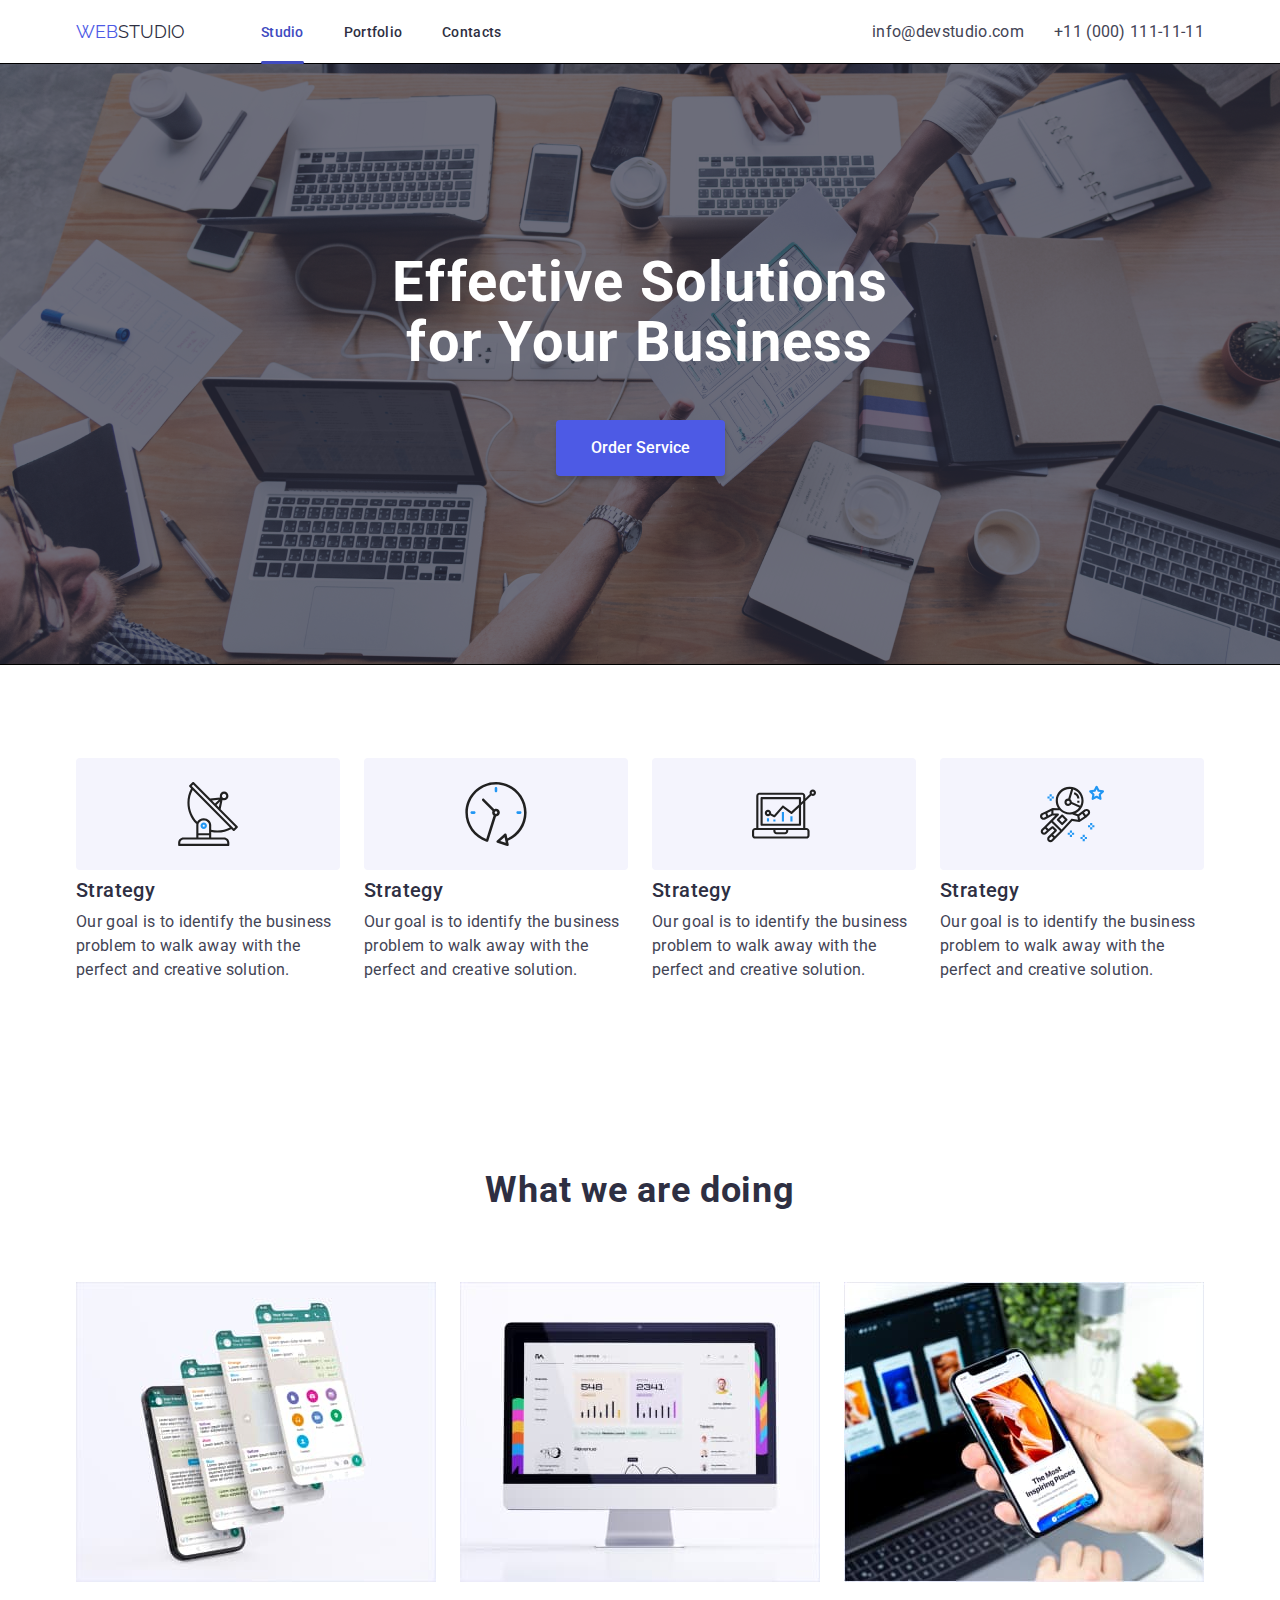
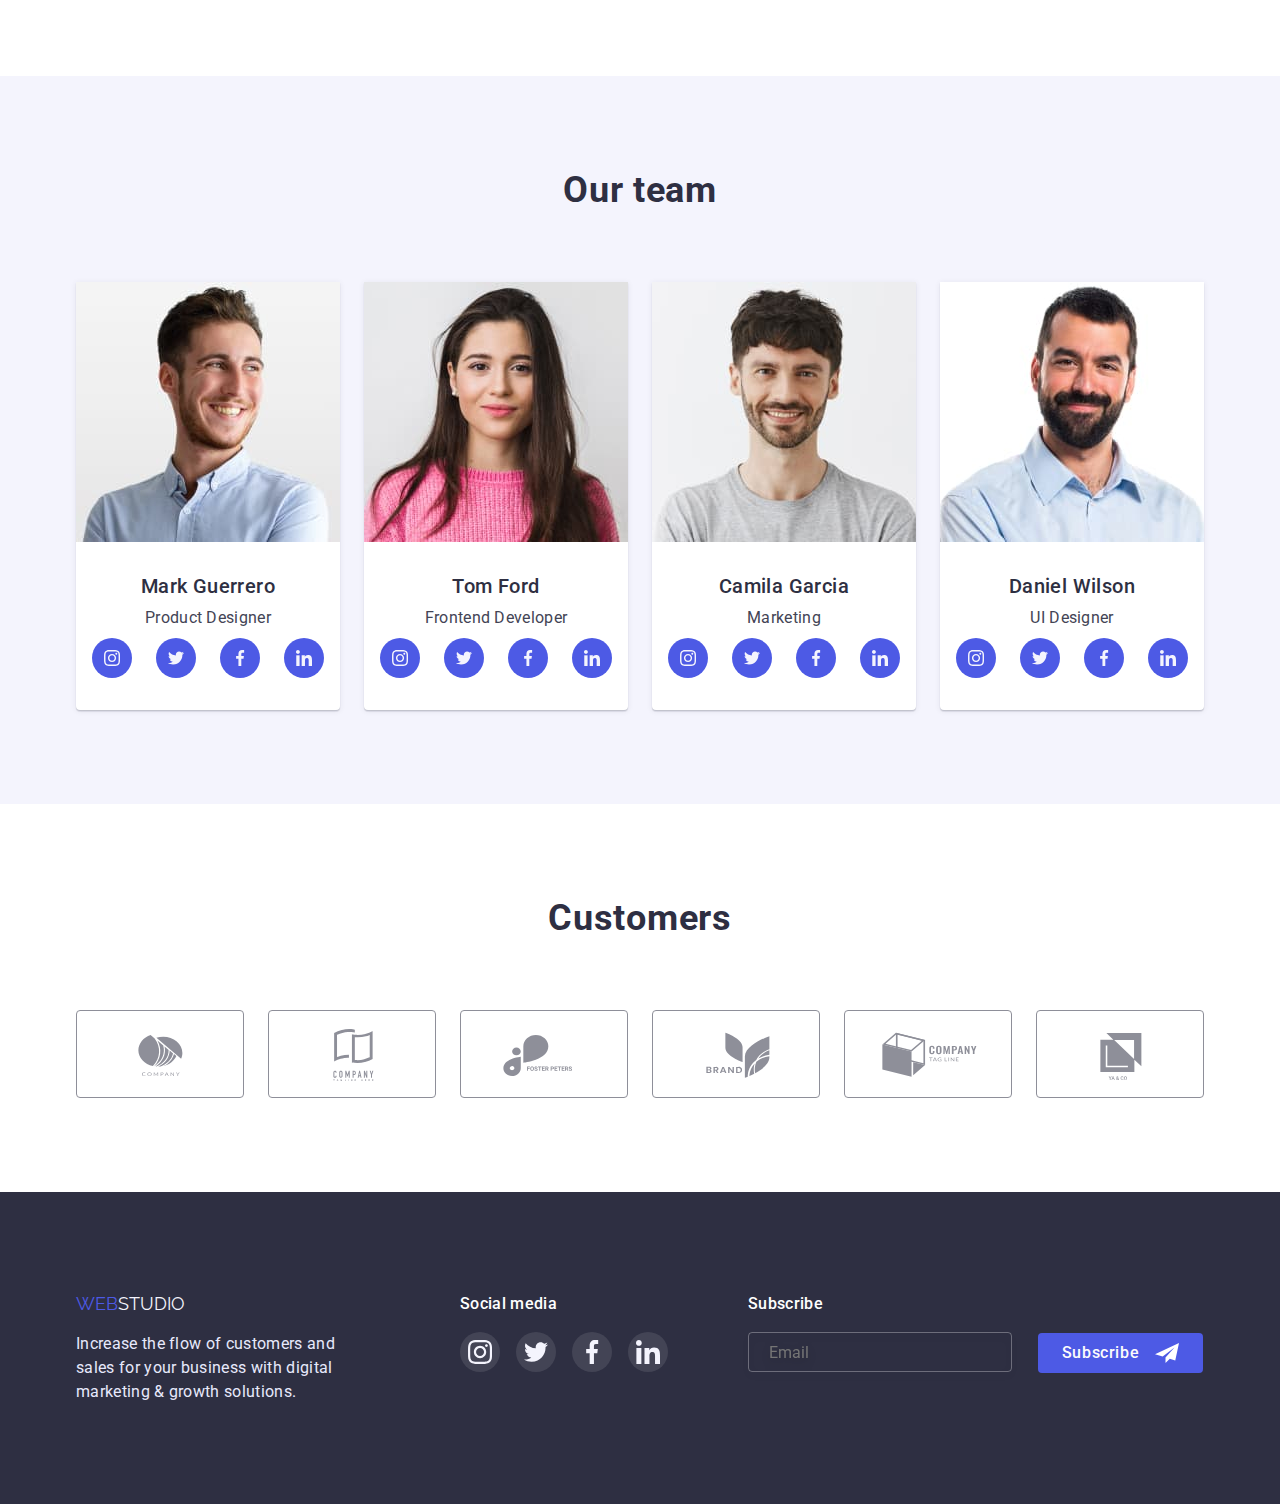
<file: index.html>
<!DOCTYPE html>
<html lang="en">
<head>
  <meta charset="UTF-8">
  <meta http-equiv="X-UA-Compatible" content="IE=edge">
  <meta name="viewport" content="width=device-width, initial-scale=1.0">
  <link rel="stylesheet" href="https://fonts.googleapis.com/css2?family=Raleway:wght@800&family=Roboto:wght@400;500;700&display=swap">
  <link rel="stylesheet" href="https://cdnjs.cloudflare.com/ajax/libs/modern-normalize/1.1.0/modern-normalize.min.css">
  <link rel="stylesheet" href="./styles.css/styles.css">
  <title>WebStudio</title>
</head>
<body>
  <header>
      <div class="container flex-container">
        <a class="link logo" href="./index.html">Web<span class="accent-logo">studio</span></a>
        <nav >
          <ul class="nav-flex">
            <li><a class="link link-header link-current" href="./index.html">Studio</a></li>
            <li><a class="link link-header" href="./portfolio.html">Portfolio</a>
            </li>
            <li><a class="link link-header" href="">Contacts</a></li>
          </ul>
        </nav>
        <ul class="contacts-flex">
          <li><a class="link adress-header" href="mailto:info@devstudio.com">info@devstudio.com</a></li>
          <li><a class="link adress-header" href="tel:+11-000-111-11-11">+11 (000) 111-11-11</a></li>
        </ul>
      </div>
  </header>
  <main>
    <section class="section-hero">
        <h1 class="title-text">Effective Solutions for Your Business</h1>
        <button class="btn-hero" type="button" data-modal-open > Order Service</button>
        
    </section>
    

    <section class="section">
      <div class="container">
        <h2 class="hide">Advantage</h2>
        <ul class="flex-list-advantage">
          <li class="box-adv">
            <div class="element-advantage">
              <svg class="icon-adv">
                <use href="./images/icons.svg#antenna">
                </use>
              </svg>
            </div>
            <h3 class="title-third">Strategy</h3>
            <p class="text-description">Our goal is to identify the business problem to walk away with the perfect and
              creative
              solution.</p>
          </li>

          <li class="box-adv">
            <div class="element-advantage">
              <svg class="icon-adv">
                <use href="./images/icons.svg#clock">
                </use>
              </svg>
            </div>
            <h3 class="title-third">Strategy</h3>
            <p class="text-description">Our goal is to identify the business problem to walk away with the perfect and
              creative
              solution.</p>
          </li>

          <li class="box-adv">
              <div class="element-advantage">
                <svg class="icon-adv">
                  <use href="./images/icons.svg#diagram">
                  </use>
                </svg>
              </div>
              <h3 class="title-third">Strategy</h3>
              <p class="text-description">Our goal is to identify the business problem to walk away with the perfect and
                creative
                solution.</p>
          </li>

          <li class="box-adv">
            <div class="element-advantage">
              <svg class="icon-adv">
                <use href="./images/icons.svg#astronaut">
                </use>
              </svg>
            </div>
            <h3 class="title-third">Strategy</h3>
            <p class="text-description">Our goal is to identify the business problem to walk away with the perfect and
              creative
              solution.</p>
          </li>
        </ul>
      </div>
    </section>

    <section class="section">
      <div class="container">
        <h2 class="second-title">What we are doing</h2>
        <ul class="flex-works">
          <li class="element-foto"><img src="./images/img1.jpg" alt="computer" width="360" height="300"></li>
          <li class="element-foto"><img src="./images/img2.jpg" alt="mobile" width="360" height="300"></li>
          <li class="element-foto"><img src="./images/img3.jpg" alt="mobile2" width="360" height="300"></li>
        </ul>
      </div>
    </section>
    
    <section class="section section-team">
      <div class="container">
        <h2 class="second-title">Our team</h2>
        <ul class="flex-team">
          <li class="flex-card">
            <img class="card-foto" src="./images/team1.jpg" alt="person1">
            <div class="box-card">
              <h3 class="title-third">Mark Guerrero</h3>
              <p class="text-description test-">Product Designer</p>
              <ul class="socials">
                <li><a class="link-icon" href="">
                  <svg class="socials-icon" width="16" height="16">
                    <use href="./images/icons.svg#instagram">
                    </use>
                  </svg>
                </a></li>
                <li><a class="link-icon" href="">
                  <svg class="socials-icon" width="16" height="16">
                    <use href="./images/icons.svg#twitter">
                    </use>
                  </svg>
                </a></li>
                <li><a class="link-icon" href="">
                  <svg class="socials-icon" width="16" height="16">
                    <use href="./images/icons.svg#facebook">
                    </use>
                  </svg>
                </a></li>
                <li><a class="link-icon" href="">
                  <svg class="socials-icon" width="16" height="16">
                    <use href="./images/icons.svg#linkedin">
                    </use>
                  </svg>
                </a></li>
              </ul>
            </div>
          </li>
          <li class="flex-card">
            <img class="card-foto" src="./images/team2.jpg" alt="person2">
            <div class="box-card">
              <h3 class="title-third">Tom Ford</h3>
              <p class="text-description">Frontend Developer</p>
              <ul class="socials">
                <li><a class="link-icon" href="">
                    <svg class="socials-icon" width="16" height="16">
                      <use href="./images/icons.svg#instagram">
                      </use>
                    </svg>
                  </a></li>
                <li><a class="link-icon" href="">
                    <svg class="socials-icon" width="16" height="16">
                      <use href="./images/icons.svg#twitter">
                      </use>
                    </svg>
                  </a></li>
                <li><a class="link-icon" href="">
                    <svg class="socials-icon" width="16" height="16">
                      <use href="./images/icons.svg#facebook">
                      </use>
                    </svg>
                  </a></li>
                <li><a class="link-icon" href="">
                    <svg class="socials-icon" width="16" height="16">
                      <use href="./images/icons.svg#linkedin">
                      </use>
                    </svg>
                  </a></li>
              </ul>
            </div>
          </li>
          <li class="flex-card">
            <img class="card-foto" src="./images/team3.jpg" alt="person3">
            <div class="box-card">
              <h3 class="title-third">Camila Garcia</h3>
              <p class="text-description">Marketing</p>
              <ul class="socials">
                <li><a class="link-icon" href="">
                    <svg class="socials-icon" width="16" height="16">
                      <use href="./images/icons.svg#instagram">
                      </use>
                    </svg>
                  </a></li>
                <li><a class="link-icon" href="">
                    <svg class="socials-icon" width="16" height="16">
                      <use href="./images/icons.svg#twitter">
                      </use>
                    </svg>
                  </a></li>
                <li><a class="link-icon" href="">
                    <svg class="socials-icon" width="16" height="16">
                      <use href="./images/icons.svg#facebook">
                      </use>
                    </svg>
                  </a></li>
                <li><a class="link-icon" href="">
                    <svg class="socials-icon" width="16" height="16">
                      <use href="./images/icons.svg#linkedin">
                      </use>
                    </svg>
                  </a></li>
              </ul>
            </div>
          </li>
          <li class="flex-card">
            <img class="card-foto" src="./images/team4.jpg" alt="person4">
            <div class="box-card">
              <h3 class="title-third">Daniel Wilson</h3>
              <p class="text-description">UI Designer</p>
              <ul class="socials">
                <li><a class="link-icon" href="">
                    <svg class="socials-icon" width="16" height="16">
                      <use href="./images/icons.svg#instagram">
                      </use>
                    </svg>
                  </a></li>
                <li><a class="link-icon" href="">
                    <svg class="socials-icon" width="16" height="16">
                      <use href="./images/icons.svg#twitter">
                      </use>
                    </svg>
                  </a></li>
                <li><a class="link-icon" href="">
                    <svg class="socials-icon" width="16" height="16">
                      <use href="./images/icons.svg#facebook">
                      </use>
                    </svg>
                  </a></li>
                <li><a class="link-icon" href="">
                    <svg class="socials-icon" width="16" height="16">
                      <use href="./images/icons.svg#linkedin">
                      </use>
                    </svg>
                  </a></li>
              </ul>
            </div>
          </li>
        </ul>
      </div>

    </section>
    <section class="section">
      <div class="container">
        <h2 class="second-title">Customers</h2>
        <ul class="flex-customers">
          <li><a class="customers-bg" href="">
            <svg class="icon-customers">
              <use href="./images/icons.svg#client1"></use> 
            </svg>
          </a></li>
          <li><a class="customers-bg" href="">
            <svg class="icon-customers">
              <use href="./images/icons.svg#client2"></use> 
            </svg>
          </a></li>
          <li><a class="customers-bg" href="">
            <svg class="icon-customers">
              <use href="./images/icons.svg#client3"></use> 
            </svg>
          </a></li>
          <li><a class="customers-bg" href="">
            <svg class="icon-customers">
              <use href="./images/icons.svg#client4"></use> 
            </svg>
          </a></li>
          <li><a class="customers-bg" href="">
            <svg class="icon-customers">
              <use href="./images/icons.svg#client5"></use> 
            </svg>
          </a></li>
          <li><a class="customers-bg" href="">
            <svg class="icon-customers">
              <use href="./images/icons.svg#client6"></use> 
            </svg>
          </a></li>
        </ul>
      </div>
      
    </section>

  </main>

  <footer class="bg-footer">
    <div class="container flex-footer">
        <div class="footer-box1">
          <a class="link logo" href="./index.html">Web<span class="accent-logo-footer">studio</span></a>
          <p class="info-footer">Increase the flow of customers and sales for your business with digital marketing & growth
            solutions.</p>
        </div>
        <div class="footer-box2">
          <p class="media-footer">Social media</p>
          <ul class="links-footer">
            <li><a class="link-icon bg-footer-icon" href="">
                <svg class="socials-icon" width="24" height="24">
                  <use href="./images/icons.svg#instagram">
                  </use>
                </svg>
              </a>
            </li>
            <li><a class="link-icon bg-footer-icon" href="">
                <svg class="socials-icon" width="24" height="24">
                  <use href="./images/icons.svg#twitter">
                  </use>
                </svg>
              </a>
            </li>
            <li><a class="link-icon bg-footer-icon" href="">
                <svg class="socials-icon" width="24" height="24">
                  <use href="./images/icons.svg#facebook">
                  </use>
                </svg>
              </a>
            </li>
            <li><a class="link-icon bg-footer-icon" href="">
                <svg class="socials-icon" width="24" height="24">
                  <use href="./images/icons.svg#linkedin">
                  </use>
                </svg>
              </a>
            </li>
          </ul>
        </div>
        <div class="subscribe-footer">
          <p class="media-footer">Subscribe</p>
          <form class="form-subscribe">
            <input type="email" class="input-email" name="email-footer" placeholder="Email">
            <button type="submit" class="btn-subscribe">Subscribe
              <svg class="frame-footer" width="24" height="24">
                <use href="./images/icons.svg#frame"></use>
              </svg>
            </button>
          </form>
        </div>
    </div>
  </footer>
  <div class="backdrop is-hidden" data-modal>
    <div class="modal">
        <button class="btn-close" type="button" data-modal-close>
          <svg width="8" height="8">
            <use href="./images/icons.svg#icon-closed"></use>
          </svg>
        </button>
        <p class="text-modal"> Залиште Вашу заявку i ми з вами зв'яжемося </p>
      <div class="form">
        <div class="form-modal">
          <label for="name" class="form-label">Name </label>
          <input class="form-input" id="name" type="text" name="name" placeholder=" ">
          <svg class="icon-modal" width="18" height="18">
            <use href="./images/icons.svg#person"></use>
          </svg>
        </div>
        <div class="form-modal">
          <label class="form-label" for="tel">Phone </label>
          <input class="form-input" id="tel" type="tel" name="tel" placeholder=" " autocomplete="off">
          <svg class="icon-modal" width="18" height="24">
            <use href="./images/icons.svg#phone"></use>
          </svg>
        </div>
        <div class="form-modal">
          <label class="form-label" for="email">Email </label>
          <input class="form-input" id="email" type="email" name="email" placeholder=" ">
          <svg class="icon-modal" width="18" height="24">
            <use href="./images/icons.svg#email"></use>
          </svg>
        </div>
        <div class="form-modal">
          <label class="form-label" for="comment">Текст</label>
          <textarea class="form-comment" id="comment"name="comment" cols="10" rows="6" placeholder="Text input"></textarea>
        </div>
      </div>
      <div class="policy">
        <label class="label-policy">
          <input type="checkbox" class="checkbox" name="checkbox">
          <span class="check-span"></span>
          <p class="text-policy">I accept the terms and conditions of the <a href="" class="text-policy-link">Privacy Policy</a>
          </p>
        </label>
      </div>
      <button type="submit" class="submit-btn">Send</button>
    </div>
  </div>
  <script src="./js/modal.js">
    
  </script>
</body>
</html>
</file>
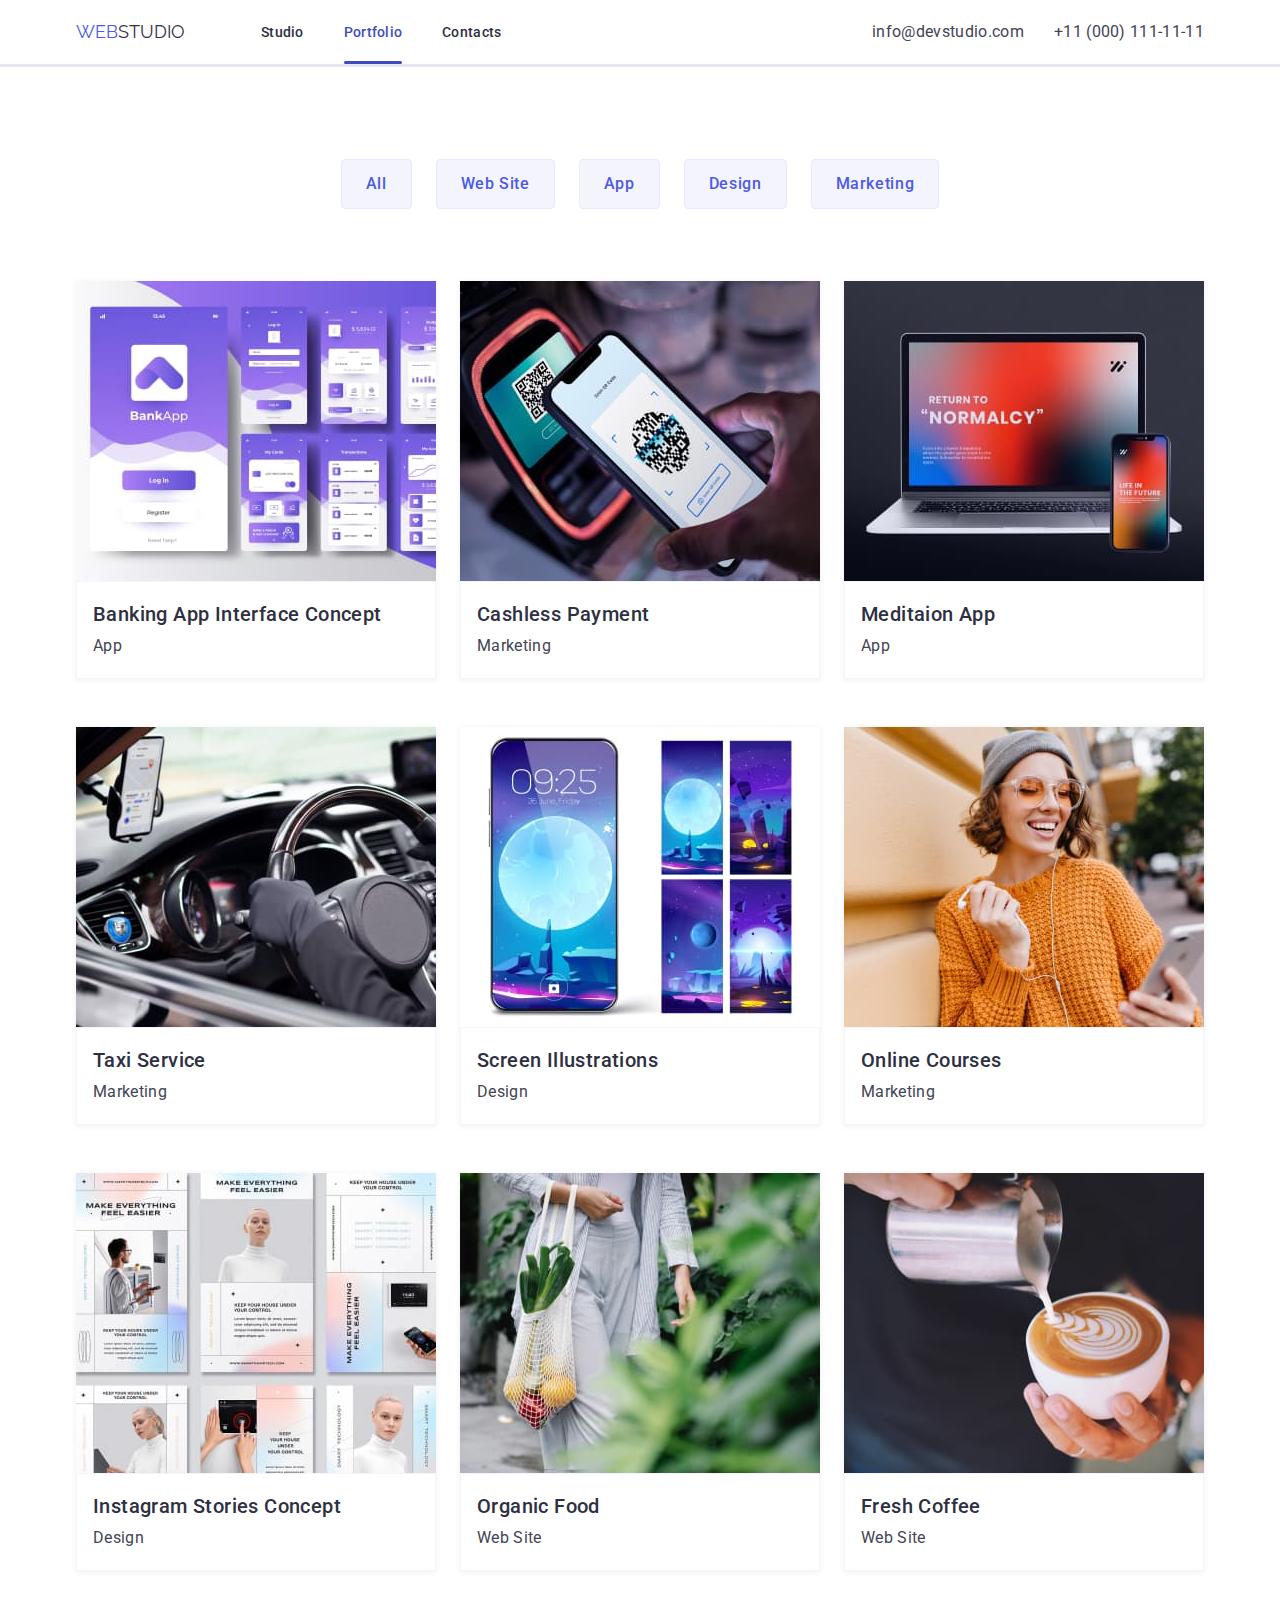
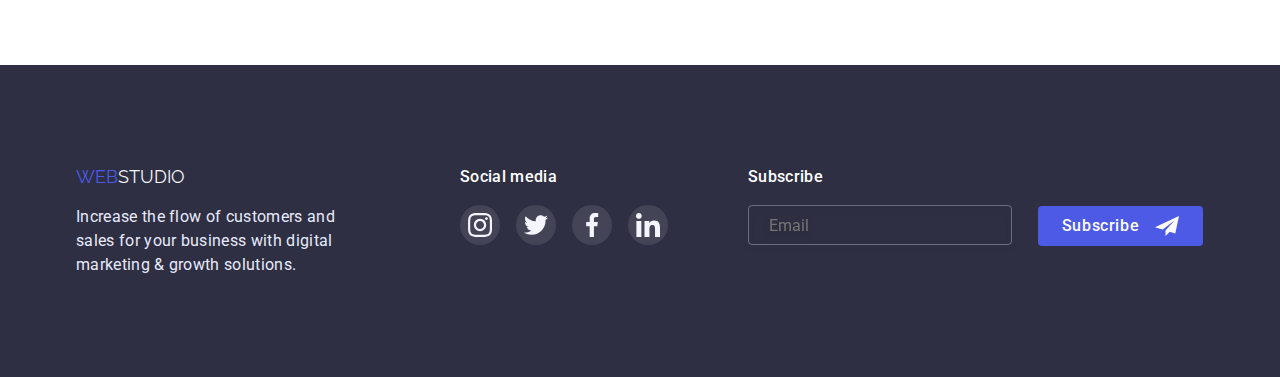
<file: portfolio.html>
<!DOCTYPE html>
<html lang="en">
<head>
    <meta charset="UTF-8">
    <meta http-equiv="X-UA-Compatible" content="IE=edge">
    <meta name="viewport" content="width=device-width, initial-scale=1.0">
    <link rel="stylesheet"
        href="https://fonts.googleapis.com/css2?family=Raleway:wght@800&family=Roboto:wght@400;500;700&display=swap">
    <link rel="stylesheet"
        href="https://cdnjs.cloudflare.com/ajax/libs/modern-normalize/1.1.0/modern-normalize.min.css">
    <link rel="stylesheet" href="./styles.css/styles.css">
        <title>WebStudio</title>
</head>

<body>
    <header>
        <div class="container flex-container">
            <a class="link logo" href="./index.html">Web<span class="accent-logo">studio</span></a>
            <nav>
                <ul class="nav-flex">
                    <li><a class="link link-header" href="./index.html">Studio</a></li>
                    <li><a class="link link-header link-current" href="./portfolio.html" target="_blank"
                            rel="noreferrer nofollow">Portfolio</a>
                    </li>
                    <li><a class="link link-header" href="">Contacts</a></li>
                </ul>
            </nav>
            <ul class="contacts-flex">
                <li><a class="link adress-header" href="mailto:info@devstudio.com">info@devstudio.com</a></li>
                <li><a class="link adress-header" href="tel:+11-000-111-11-11">+11 (000) 111-11-11</a></li>
            </ul>
        </div>
        <div class="line"></div>
    </header>
    <main>
  
        <section class="section">
            <h1 class="hide">Portfolio</h1>
            <ul class="buttons-main">
                <li><button class="btn-main" type="button">All</button></li>
                <li><button class="btn-main" type="button">Web Site</button></li>
                <li><button class="btn-main" type="button">App</button></li>
                <li><button class="btn-main" type="button">Design</button></li>
                <li><button class="btn-main" type="button">Marketing</button></li>
            </ul>
            <div class="container">
                <ul class="flex-examples">
                    <li class="examples-item">
                        <a class="link link-examples" href="">
                            <div class="box-thumb">
                                <img src="./images/works1.jpg" alt="banking">
                                <div class="product-overlay">
                                    <p class="text-overlay">14 Stylish and User-Friendly App Design Concepts · Task Manager App · Calorie Tracker App · Exotic Fruit Ecommerce App ·
                                    Cloud Storage App</p>
                                </div>
                            </div>
                            <div class="box-description">
                                <h2 class="title-card">Banking App Interface Concept</h2>
                                <p class="text-description">App</p>
                            </div>
                        </a>
                    </li>
                    <li class="examples-item">
                        <a class="link  link-examples" href="">
                            <div class="box-thumb">
                                <img src="./images/works2.jpg" alt="cashless">
                                <div class="product-overlay">
                                    <p class="text-overlay">14 Stylish and User-Friendly App Design Concepts · Task Manager App · Calorie Tracker App · Exotic Fruit Ecommerce App ·
                                    Cloud Storage App</p>
                                </div>
                            </div>
                            
                            <div class="box-description">
                                <h2 class="title-card">Cashless Payment</h2>
                                <p class="text-description">Marketing</p>
                            </div>
                        </a>
                    </li>
                    <li class="examples-item">
                        <a class="link  link-examples" href="">
                            <div class="box-thumb">
                                <img src="./images/works3.jpg" alt="meditation">
                                <div class="product-overlay">
                                    <p class="text-overlay">14 Stylish and User-Friendly App Design Concepts · Task Manager App · Calorie Tracker App · Exotic Fruit Ecommerce App ·
                                    Cloud Storage App</p>
                                </div>
                            </div>
                            
                            <div class="box-description">
                                <h2 class="title-card">Meditaion App</h2>
                                <p class="text-description">App</p>
                            </div>
                        </a>
                    </li>
                    <li class="examples-item">
                        <a class="link  link-examples" href="">
                            <div class="box-thumb">
                                <img src="./images/works4.jpg" alt="taxi">
                                <div class="product-overlay">
                                    <p class="text-overlay">14 Stylish and User-Friendly App Design Concepts · Task Manager App · Calorie Tracker App · Exotic Fruit Ecommerce App ·
                                    Cloud Storage App</p>
                                </div>
                            </div>
                            
                            <div class="box-description">
                                <h2 class="title-card">Taxi Service</h2>
                                <p class="text-description">Marketing</p>
                            </div>
                        </a>
                    </li>
                    <li class="examples-item">
                        <a class="link  link-examples" href="">
                            <div class="box-thumb">
                                <img src="./images/works5.jpg" alt="screen-illustration">
                                <div class="product-overlay">
                                    <p class="text-overlay">14 Stylish and User-Friendly App Design Concepts · Task Manager App · Calorie Tracker App · Exotic Fruit Ecommerce App ·
                                    Cloud Storage App</p>
                                </div>
                            </div>
                            
                            <div class="box-description">
                                <h2 class="title-card">Screen Illustrations</h2>
                                <p class="text-description">Design</p>
                            </div>
                        </a>
                    </li>
                    <li class="examples-item">
                        <a class="link  link-examples" href="">
                            <div class="box-thumb">
                                <img src="./images/works6.jpg" alt="courses">
                                <div class="product-overlay">
                                    <p class="text-overlay">14 Stylish and User-Friendly App Design Concepts · Task Manager App · Calorie Tracker App · Exotic Fruit Ecommerce App ·
                                    Cloud Storage App</p>
                                </div>
                            </div>
                            
                            <div class="box-description">
                                <h2 class="title-card">Online Courses</h2>
                                <p class="text-description">Marketing</p>
                            </div>
                        </a>
                    </li>
                    <li class="examples-item">
                        <a class="link  link-examples" href="">
                            <div class="box-thumb">
                                <img src="./images/works7.jpg" alt="stories">
                                <div class="product-overlay">
                                    <p class="text-overlay">14 Stylish and User-Friendly App Design Concepts · Task Manager App · Calorie Tracker App · Exotic Fruit Ecommerce App ·
                                    Cloud Storage App</p>
                                </div>
                            </div>
                            
                            <div class="box-description">
                                <h2 class="title-card">Instagram Stories Concept</h2>
                                <p class="text-description">Design</p>
                            </div>
                        </a>
                    </li>
                    <li class="examples-item">
                        <a class="link  link-examples" href="">
                            <div class="box-thumb">
                                <img src="./images/works8.jpg" alt="organic">
                                <div class="product-overlay">
                                    <p class="text-overlay">14 Stylish and User-Friendly App Design Concepts · Task Manager App · Calorie Tracker App · Exotic Fruit Ecommerce App ·
                                    Cloud Storage App</p>
                                </div>
                            </div>
                            
                            <div class="box-description">
                                <h2 class="title-card">Organic Food</h2>
                                <p class="text-description">Web Site</p>
                            </div>
                        </a>
                    </li>
                    <li class="examples-item">
                        <a class="link  link-examples" href="">
                            <div class="box-thumb">
                                <img src="./images/works9.jpg" alt="coffe">
                                <div class="product-overlay">
                                    <p class="text-overlay">14 Stylish and User-Friendly App Design Concepts · Task Manager App · Calorie Tracker App · Exotic Fruit Ecommerce App ·
                                    Cloud Storage App</p>
                                </div>
                            </div>
                            
                            <div class="box-description">
                                <h2 class="title-card">Fresh Coffee</h2>
                                <p class="text-description">Web Site</p>
                            </div>
                        </a>
                    </li>
                </ul>
                
            </div>
        </section>
            
    </main>
    <footer class="bg-footer">
        <div class="container flex-footer">
            <div class="footer-box1">
                <a class="link logo" href="./index.html">Web<span class="accent-logo-footer">studio</span></a>
                <p class="info-footer">Increase the flow of customers and sales for your business with digital marketing &
                    growth
                    solutions.</p>
            </div>
            <div class="footer-box2">
                <p class="media-footer">Social media</p>
                <ul class="links-footer">
                    <li><a class="link-icon bg-footer-icon" href="">
                            <svg class="socials-icon" width="24" height="24">
                                <use href="./images/icons.svg#instagram">
                                </use>
                            </svg>
                        </a>
                    </li>
                    <li><a class="link-icon bg-footer-icon" href="">
                            <svg class="socials-icon" width="24" height="24">
                                <use href="./images/icons.svg#twitter">
                                </use>
                            </svg>
                        </a>
                    </li>
                    <li><a class="link-icon bg-footer-icon" href="">
                            <svg class="socials-icon" width="24" height="24">
                                <use href="./images/icons.svg#facebook">
                                </use>
                            </svg>
                        </a>
                    </li>
                    <li><a class="link-icon bg-footer-icon" href="">
                            <svg class="socials-icon" width="24" height="24">
                                <use href="./images/icons.svg#linkedin">
                                </use>
                            </svg>
                        </a>
                    </li>
                </ul>
            </div>
            <div class="subscribe-footer">
                <p class="media-footer">Subscribe</p>
                <form class="form-subscribe">
                    <input type="email" class="input-email" name="email-footer" placeholder="Email">
                    <button type="submit" class="btn-subscribe">Subscribe
                        <svg class="frame-footer" width="24" height="24">
                            <use href="./images/icons.svg#frame"></use>
                        </svg>
                    </button>
                </form>
            </div>
        </div>
    </footer>
    
</body>
</html>
</file>
<file: styles.css/styles.css>
:root{
  --Iris:#4D5AE5;
  --Ocean:#404BBF;
  --NAVY-BLUE:#2E2F42;
  --SLATE:#434455;
  --LIGHTSLATE:#8E8F99;
  --CLOUD:#F4F4FD;
  --CORNFLOWER:#E7E9FC;
  --GREEN:#31D0AA;
  --GREY:#2E2F42;
  --NAVYBLUEMODAL:#2E2F42;
  --Button:#2196F3;


}
body{
  font-family: Roboto, sans-serif;
}
li{
  list-style: none;
}
ul{
  padding-inline-start: 0;
  margin-bottom: 0px;
  margin-top: 0px;
}
p,h1,h2{
  margin-top: 0px;
  margin-bottom: 0;
}
.link{
  text-decoration: none;
}
img{
  display: block;
}
.container{
  width: 1158px;
  padding-left: 15px;
  padding-right: 15px;
  margin: 0 auto;
}
.section {
  padding-top: 94px;
  padding-bottom: 94px;
}
.flex-container{
  display: flex;
  flex-wrap: wrap;
  align-items: center;

}
.nav-flex{
  display: flex;
  margin-left: 76px;
}
.nav-flex li+li {
  margin-left: 40px;
}
.contacts-flex{
  display: flex;
  margin-left: auto;
}
.contacts-flex li+li{
  margin-left: 30px;
}
.adress-header {
  font-weight: 400;
  font-size: 16px;
  line-height: 24px;
  letter-spacing: 0.02em;
  color: var(--SLATE);
  transition: color 250ms cubic-bezier(0.4, 0, 0.2, 1);

}


.logo{
  text-transform:uppercase;
  color: var(--Iris);
  font-family: Raleway;
  font-size: 18px;
  line-height: 24px;
}
.accent-logo{
  color: var(--NAVY-BLUE);
}
.link-header{
  font-weight: 500;
  font-size: 14px;
  line-height: 16px;
  letter-spacing: 0.02em;

  color: var(--NAVY-BLUE);
  padding-top: 24px;
  padding-bottom: 24px;
  display: block;

  transition: color 250ms cubic-bezier(0.4, 0, 0.2, 1);
}
.link-header:hover,
.link-header:focus,
.adress-header:hover,
.adress-header:focus{
  color: var(--Ocean);
}

.line {
  border-bottom: 1px solid #E7E9FC;
  box-shadow: 0px 2px 1px rgba(46, 47, 66, 0.08), 0px 1px 1px rgba(46, 47, 66, 0.16), 0px 1px 6px rgba(46, 47, 66, 0.08);
}


.link-header{
  position: relative;
}
.link-header::after {
  content: "";
  position: absolute;
  display: block;

  bottom: 0;
  left: 0;
  border-radius: 2px;

  width: 100%;
  height: 3px;
  background-color: var(--Ocean);
  
  transform: scaleX(0);
  transform-origin: left;
  transition: transform 500ms cubic-bezier(0.4,0,0.2,1);
}
.link-current::after {
  content: "";
  position: absolute;
  display: block;

  bottom: 0;
  left: 0;
  border-radius: 2px;

  width: 100%;
  height: 3px;
  background-color: var(--Ocean);
  transform: none;

}
.link-header:hover::after{
  transform: scaleX(1);
}
.link-current{
  color: var(--Ocean);
}

/* Hero */
.section-hero {
  padding-top: 188px;
  padding-bottom: 188px;
  background-color: #2F303A;
  text-align: center;
  max-width: 1440px;
  margin-left: auto;
  margin-right: auto;
  outline: 1px solid black;
  background-image: url(../images/SVG/Dark-bg.svg), 
  url(../images/people-office1.jpg);
}


.title-text{
  color:#FFF;
  font-size: 56px;
  line-height: 60px;
  text-align: center;
  letter-spacing: 0.02em;
  margin: 0 auto 48px;
  width: 500px;
}
.btn-hero{
  background-color:var(--Iris);
  color:#FFF;
  cursor: pointer;
  width: 169px;
  height: 56px;
  border-radius: 4px;
  box-shadow: 0px 4px 4px rgba(0, 0, 0, 0.15);;
  font-weight: 500;
  font-size: 16px;
  border: none;

  transition: background-color 250ms cubic-bezier(0.4, 0, 0.2, 1),
  color 250ms cubic-bezier(0.4, 0, 0.2, 1),
  box-shadow 250ms cubic-bezier(0.4, 0, 0.2, 1);
}

.btn-hero:hover {
    background-color: var(--Ocean);
  }

/* Section-Advantage */

.hide {
  position: absolute;
  width: 1px;
  height: 1px;
  margin: -1px;
  padding: 0;
  overflow: hidden;
  border: 0;
  clip: rect(0 0 0 0);

}
.flex-list-advantage{
  display: flex;
  flex-wrap: wrap;
}
.box-adv{
  width: calc((100% - 72px)/4);
}
.box-adv:not(:last-child){
  margin-right: 24px;
}

.element-advantage{
  display: flex;
  height: 112px;
  width: 264px;
  background-color: var(--CLOUD);
  border-radius: 4px;
  margin-bottom: 8px;
  justify-content: center;
  align-items: center;

}
.icon-adv{
  width: 64px;
  height: 64px;
  fill: var(--NAVY-BLUE);
}
.box-adv{
  width: 264px;
}

.second-title {
  font-weight: 700;
  font-size: 36px;
  line-height: 40px;
  text-align: center;
  letter-spacing: 0.02em;
  color: var(--NAVY-BLUE);
  margin-top: 0px;
  margin-bottom: 72px;

}
.title-third{
  font-weight: 500;
  font-size: 20px;
  line-height: 24px;
  letter-spacing: 0.02em;
  color: var(--NAVY-BLUE);
  margin-top: 0px;
  margin-bottom: 8px;
}

.text-description{
  font-weight: 400;
  font-size: 16px;
  line-height: 24px;
  letter-spacing: 0.02em;
  color: var(--SLATE);
}


/* What we do */
.flex-works{
  display: flex;
  flex-wrap: wrap;

}
.element-foto{
  width: calc((100% - 2*24px)/3);
}
.element-foto:not(:last-child){
  margin-right: 24px;
}

/* Our team  */
.section-team{
  background-color: var(--CLOUD);
}
.flex-team{
  display: flex;
  column-gap: 24px;
}
.flex-card{
  width: 264px;
  /* outline: 1px dashed blue; */
  box-shadow: 0px 1px 6px rgba(46, 47, 66, 0.08), 0px 1px 1px rgba(46, 47, 66, 0.16), 0px 2px 1px rgba(46, 47, 66, 0.08);
  border-radius: 0px 0px 4px 4px;
  background-color: #fff;
}

.socials{
  display: flex;
  flex-wrap: wrap;
  justify-content: center;
  margin-top: 8px;
}

.socials li:not(:last-child){
  margin-right: 24px;
}
.box-card {
  text-align: center;
  padding-top: 32px;
  padding-bottom: 32px;
}

.socials-icon{
  fill:var(--CLOUD);
}
.link-icon{
  display: flex;
  width: 40px;
  height: 40px;

  background-color: var(--Iris);
  border-radius: 50%;

  justify-content: center;
  align-items: center;

  transition: background-color 250ms cubic-bezier(0.4, 0, 0.2, 1);
}
.link-icon:hover{
  background-color: var(--Ocean);
}



/* Customers */
.flex-customers{
  display: flex;
  flex-wrap: wrap;
}

.flex-customers li:not(:last-child){
  margin-right: 24px;
}
.customers-bg{
  width: 168px;
  height: 88px;
  background-color: #fff;
  color: var(--LIGHTSLATE);
  border: 1px solid #8E8F99;
  border-radius: 4px;
  display: flex;
  justify-content: center;
  align-items: center;

  transition: color 250ms cubic-bezier(0.4, 0, 0.2, 1),
  border 250ms cubic-bezier(0.4, 0, 0.2, 1);

}
.icon-customers{
  width: 104px;
  height: 56px;
  fill:currentColor;
}
.customers-bg:hover{
  color: var(--Ocean);
  border: 1px solid var(--Ocean);
}

/* Footer */
.bg-footer{
  background-color: var(--NAVY-BLUE);
  padding-top: 100px;
  padding-bottom: 100px;
}
.accent-logo-footer{
  color:var(--CLOUD)
}
.info-footer{
  font-weight: 400;
  font-size: 16px;
  line-height: 24px;
  letter-spacing: 0.02em;
  color: var(--CORNFLOWER);
  margin-bottom: 0;
  /* margin-top: 16px; */
}
.media-footer{
  font-weight: 500;
  font-size: 16px;
  line-height: 24px;
  letter-spacing: 0.02em;
  color: #FFF;
  margin-bottom: 16px;
}
.flex-footer{
  display: flex;
  flex-wrap: wrap;
}
.footer-box1{
  width:264px;
}

.footer-box1 a {
  display: inline-block;
  margin-bottom: 16px;
}
.footer-box2{
  margin-left: 120px;
}
.footer-box3{
  margin-left: 80px;
}
.links-footer{
  display: flex;
  flex-wrap:wrap;
}
.links-footer li:not(:last-child){
  margin-right: 16px;
}
.bg-footer-icon{
  background-color: rgba(255, 255, 255, 0.1);
  transition: background-color 250ms cubic-bezier(0.4, 0, 0.2, 1);
}
.bg-footer-icon:hover{
  background-color: var(--GREEN);
}
.input-email{
  width: 264px;
  height: 40px;
  border: 1px solid rgba(255, 255, 255, 0.3);
  filter: drop-shadow(0px 4px 4px rgba(0, 0, 0, 0.15));
  border-radius: 4px;
  background-color: transparent;
  margin-right: 22px;
  padding-left: 20px;
}
.input-email:focus{
  outline: none;
  color: white;
}
.subscribe-footer{
  margin-left: 80px;
}

.btn-subscribe{
  display: inline-flex;
  width: 165px;
  height: 40px;

  align-items: center;
  text-align: center;
  justify-content: center;

  letter-spacing: 0.04em;
  font-weight: 500;
  font-size: 16px;
  line-height: 24px;

  background-color: var(--Iris);
  border-radius: 4px;
  border: none;
  color: #FCFCFC;

  transition: background-color 250ms cubic-bezier(0.4, 0, 0.2, 1),
  color 250ms cubic-bezier(0.4, 0, 0.2, 1);

}
.btn-subscribe:hover{
  cursor: pointer;
}
.btn-footer:hover{
  cursor: pointer;
  background-color: var(--Ocean);
}
.frame-footer{
  margin-left: 16px;
}




/* Potfolio */

.buttons-main{
  display: flex;
  flex-wrap: wrap;
  /* outline: 1px dashed blue; */
  justify-content: center;
  margin-bottom: 72px;
}
.buttons-main li:not(:last-child){
  margin-right: 24px;   
}

.btn-main{
  background-color: var(--CLOUD);
  color: var(--Iris);
  border: 1px solid var(--CORNFLOWER);
  border-radius: 4px;
  padding: 12px 24px;

  font-weight: 500;
  font-size: 16px;
  line-height: 24px;
  letter-spacing: 0.04em;

  cursor: pointer;

  transition: background-color 250ms cubic-bezier(0.4, 0, 0.2, 1),
  color 250ms cubic-bezier(0.4, 0, 0.2, 1),
  box-shadow 250ms cubic-bezier(0.4, 0, 0.2, 1),
  border-color 250ms cubic-bezier(0.4, 0, 0.2, 1);
}
.btn-main:hover{
  background-color: var(--Iris);
  color: white;
  box-shadow: 0px 3px 1px rgba(0, 0, 0, 0.1), 0px 2px 1px rgba(0, 0, 0, 0.08), 0px 2px 2px rgba(0, 0, 0, 0.12);
  border-color: var(--Iris);
}
/* Examples */
.flex-examples{
  display: flex;
  flex-wrap: wrap;
}
.box-description{
  padding-left: 16px;
  padding-top: 20px;
  padding-bottom: 20px;
  border: 0.5px solid #F4F4FD;
}
.title-card{
  font-weight: 500;
  font-size: 20px;
  line-height: 24px;
  letter-spacing: 0.02em;
  color: var(--NAVY-BLUE);
  margin-bottom: 8px;
}

.examples-item:not(:nth-child(3n)){
  margin-right: 24px;
}
.examples-item{
  margin-bottom: 48px;
  background: #FFF;
  width: calc((100% - 2 * 24px)/3);

}
.link-examples {
  box-shadow: 0px 1px 6px rgba(46, 47, 66, 0.08);
  display: block;

  transition: box-shadow 250ms cubic-bezier(0.4, 0, 0.2, 1);
  
}

.link-examples:hover {
  box-shadow: 0px 1px 6px rgba(46, 47, 66, 0.08), 0px 1px 1px rgba(46, 47, 66, 0.16), 0px 2px 1px rgba(46, 47, 66, 0.08);
}
.examples-item:nth-last-child(-n+3){
  margin-bottom: 0px;
}

.box-thumb{
  position: relative;
  overflow: hidden;

}
.product-overlay{
  position: absolute;
  /* content: "";
  display: inline-block; */
  top: 0;
  left: 0;
  width: 100%;
  height: 100%;

  background-color:rgba(77, 90, 229, 0.9);
  opacity: 1;
  transform: translateY(110%);
  transform-origin: bottom;

  transition: transform 250ms cubic-bezier(0.4,0,0.2,1),
  background-color 250ms cubic-bezier(0.4, 0, 0.2, 1);
}
.link-examples:hover .product-overlay{
  opacity: 1;
  transform: translateY(0);
}
.text-overlay{
  position: absolute;
  top: 40px;
  left: 32px;
  right: 32px;
  /* transform: translate(-50%,-50%); */

  font-weight: 400;
  font-size: 16px;
  line-height: 24px;
  /* or 150% */

  letter-spacing: 0.02em;
  color: #F4F4FD;
 
}


/* modal */
.backdrop{
  position: fixed;
  top: 0;
  left: 0;
  background-color: rgba(46, 47, 66, 0.4);;
  width: 100%;
  height: 100%;
  opacity: 1;
  transition: opacity 500ms cubic-bezier(0.4, 0, 0.2, 1);
 
}
.backdrop.is-hidden{
  opacity: 0;
  pointer-events: none;
  /* visibility: hidden; */
}
.backdrop.is-hidden .modal {
  transform:translate(-50%, -50%) scale(1.1);
}

.modal{
  position: absolute;
  top: 50%;
  left: 50%;
  transform: translate(-50%, -50%) scale(1);
  transition: transform 350ms cubic-bezier(0.4, 0, 0.2, 1);

  width: 408px;
  /* height: 576px; */
  padding: 72px 24px 24px 24px;
  background: #FCFCFC;
  box-shadow: 0px 1px 1px rgba(0, 0, 0, 0.14), 0px 1px 3px rgba(0, 0, 0, 0.12), 0px 2px 1px rgba(0, 0, 0, 0.2);
  border-radius: 4px;
  margin: 0 auto;
}
.btn-close{
  position: absolute;
  display: flex;
  top: 24px;
  right: 24px;
  width: 24px;
  height: 24px;
  justify-content: center;
  align-items: center;

  background-color:var(--CORNFLOWER);
  border-radius: 50px;
  border: 1px solid rgba(0, 0, 0, 0.1);
  cursor: pointer;
}
.btn-close:focus{
  background-color: var(--Ocean);
  border: none;
  fill: #FCFCFC;
}

.text-modal{
  margin-bottom: 16px;
  text-align: center;
}


.form-modal{
  position: relative;
  display: flex;
  flex-direction: column;
  border-radius: 4px;
} 

.form-modal:not(:last-child){
  margin-bottom: 15px;
}
  
.form-label{

  display: block;

  font-weight: 400;
  font-size: 12px;
  line-height: 14px;
  letter-spacing: 0.01em;

  color: var(--LIGHTSLATE);
}
.form-input{
  padding-left: 40px;
  padding: 10px 40px;

  height: 40px;
  border-radius: 4px;
  border: 1px solid gray;
}

/* .form-input:focus .icon-bg-modal{
  background-color: #404BBF;
} */

.form-comment::placeholder{
  font-weight: 400;
  font-size: 12px;
  line-height: 14px;
  letter-spacing: 0.04em;
  color: rgba(117, 117, 117, 0.5);
}
.icon-modal{
  position: absolute;
  top: 50%;
  left: 16px;
  transform: translateY(-20%);
  fill: var(--NAVY-BLUE);
  transition: fill 250ms cubic-bezier(0.4, 0, 0.2, 1);
}
.line-modal{
  position: absolute;
  left: 40px;
}
.form-input:focus ~ .icon-modal{
  fill: var(--Iris);
}

.form-comment {
  resize: none;
  outline: none;
  padding: 10px 20px;  
  border-radius: 4px;
  border: 1px solid gray;
    }

.form-input:focus,
.form-comment:focus{
  border-color:var(--Iris);
  outline: none;
}

.text-policy{
  font-weight: 400;
  font-size: 12px;
  line-height: 14px;
  letter-spacing: 0.04em;
  color: #757575;
}

.text-policy-link{
  color: var(--Iris);
  text-decoration: underline;
}

.policy{
  display: flex;
  margin-top: 24px;
  margin-bottom: 24px;
  align-items: center;
}
.checkbox{
  position: absolute;
  -webkit-appearance: none;
  -moz-appearance: none;
  appearance: none;

  width: 16px;
  height: 16px;
}
.check-span{
  display: inline-block;
  width: 16px;
  height: 16px;
  border: 2px solid black;
  border-radius: 4px;
  margin-right: 8px;

}
.checkbox:checked ~ .check-span{
  background-color: var(--Ocean);
  border: none;
  background-image: url(../images/SVG/checkbox-2.svg);
  background-size: contain;

  background-repeat:no-repeat;
  background-origin: border-box;
  border-color:var(--Ocean)
}
.label-policy{
  display: flex;
  align-items: center;
}

.submit-btn{
  display: block;
  margin: 0 auto;
  width: 169px;
  height: 59px;

  padding: 16px 32px;
  background-color: var(--Iris);
  box-shadow: 0px 4px 4px rgba(0, 0, 0, 0.15);
  border-radius: 4px;
  border: none;

  color: #FCFCFC;
  font-weight: 500;
  font-size: 16px;
  line-height: 24px;
 
  transition: background-color 250ms cubic-bezier(0.4, 0, 0.2, 1);


}
.submit-btn:hover{
  cursor: pointer;
  background-color: var(--Ocean);
}
</file>
